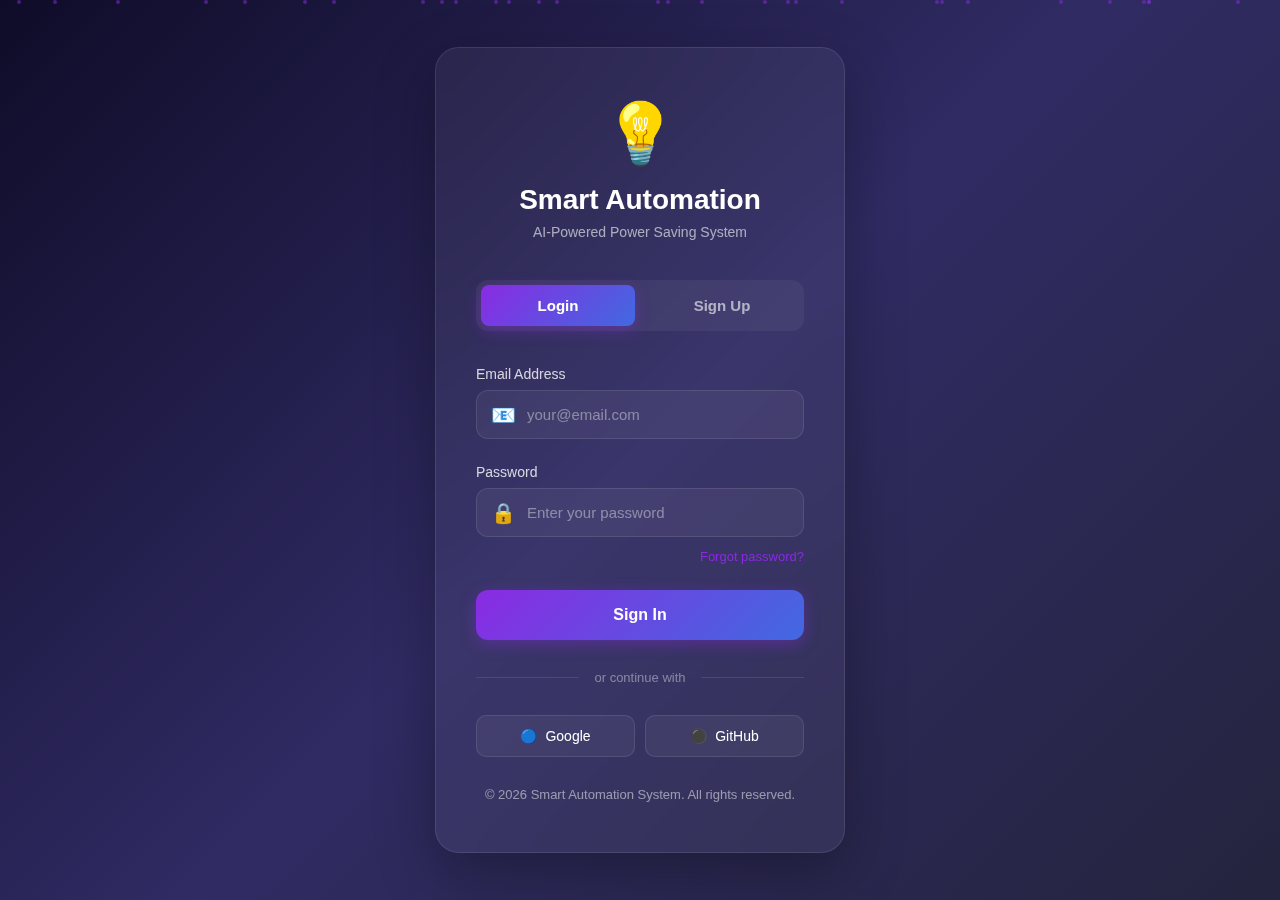
<file: login.html>
<!DOCTYPE html>
<html lang="en">
<head>
    <meta charset="UTF-8">
    <meta name="viewport" content="width=device-width, initial-scale=1.0">
    <title>Smart Power Automation - Login</title>
    <style>
        * {
            margin: 0;
            padding: 0;
            box-sizing: border-box;
        }

        body {
            font-family: 'Inter', -apple-system, BlinkMacSystemFont, 'Segoe UI', Roboto, sans-serif;
            background: linear-gradient(135deg, #0f0c29 0%, #302b63 50%, #24243e 100%);
            min-height: 100vh;
            display: flex;
            justify-content: center;
            align-items: center;
            position: relative;
            overflow: hidden;
        }

        /* Animated background particles */
        .particles {
            position: absolute;
            width: 100%;
            height: 100%;
            overflow: hidden;
            z-index: 0;
        }

        .particle {
            position: absolute;
            width: 4px;
            height: 4px;
            background: rgba(138, 43, 226, 0.5);
            border-radius: 50%;
            animation: float 15s infinite;
        }

        @keyframes float {
            0%, 100% { transform: translateY(0) translateX(0); opacity: 0; }
            10% { opacity: 1; }
            90% { opacity: 1; }
            100% { transform: translateY(-100vh) translateX(100px); opacity: 0; }
        }

        /* Container */
        .auth-container {
            position: relative;
            z-index: 1;
            width: 100%;
            max-width: 450px;
            padding: 20px;
        }

        .auth-card {
            background: rgba(255, 255, 255, 0.05);
            backdrop-filter: blur(20px);
            border-radius: 24px;
            padding: 50px 40px;
            border: 1px solid rgba(255, 255, 255, 0.1);
            box-shadow: 0 20px 60px rgba(0, 0, 0, 0.3);
            animation: slideUp 0.6s ease-out;
        }

        @keyframes slideUp {
            from {
                opacity: 0;
                transform: translateY(30px);
            }
            to {
                opacity: 1;
                transform: translateY(0);
            }
        }

        .logo {
            text-align: center;
            margin-bottom: 40px;
        }

        .logo-icon {
            font-size: 60px;
            margin-bottom: 15px;
            animation: pulse 2s ease-in-out infinite;
        }

        @keyframes pulse {
            0%, 100% { transform: scale(1); }
            50% { transform: scale(1.1); }
        }

        .logo h1 {
            color: #fff;
            font-size: 28px;
            font-weight: 700;
            margin-bottom: 8px;
        }

        .logo p {
            color: rgba(255, 255, 255, 0.6);
            font-size: 14px;
        }

        .tab-switcher {
            display: flex;
            gap: 10px;
            margin-bottom: 35px;
            background: rgba(255, 255, 255, 0.05);
            padding: 5px;
            border-radius: 12px;
        }

        .tab-button {
            flex: 1;
            padding: 12px;
            border: none;
            background: transparent;
            color: rgba(255, 255, 255, 0.6);
            font-size: 15px;
            font-weight: 600;
            cursor: pointer;
            border-radius: 8px;
            transition: all 0.3s ease;
        }

        .tab-button.active {
            background: linear-gradient(135deg, #8a2be2, #4169e1);
            color: #fff;
            box-shadow: 0 4px 15px rgba(138, 43, 226, 0.4);
        }

        .tab-button:hover:not(.active) {
            background: rgba(255, 255, 255, 0.05);
            color: rgba(255, 255, 255, 0.9);
        }

        .auth-form {
            display: none;
        }

        .auth-form.active {
            display: block;
            animation: fadeIn 0.4s ease-out;
        }

        @keyframes fadeIn {
            from { opacity: 0; transform: translateX(-10px); }
            to { opacity: 1; transform: translateX(0); }
        }

        .form-group {
            margin-bottom: 25px;
        }

        .form-group label {
            display: block;
            color: rgba(255, 255, 255, 0.8);
            font-size: 14px;
            font-weight: 500;
            margin-bottom: 8px;
        }

        .input-wrapper {
            position: relative;
        }

        .input-icon {
            position: absolute;
            left: 15px;
            top: 50%;
            transform: translateY(-50%);
            font-size: 20px;
        }

        .form-group input {
            width: 100%;
            padding: 15px 15px 15px 50px;
            background: rgba(255, 255, 255, 0.05);
            border: 1px solid rgba(255, 255, 255, 0.1);
            border-radius: 12px;
            color: #fff;
            font-size: 15px;
            transition: all 0.3s ease;
        }

        .form-group input:focus {
            outline: none;
            border-color: #8a2be2;
            background: rgba(255, 255, 255, 0.08);
            box-shadow: 0 0 0 3px rgba(138, 43, 226, 0.2);
        }

        .form-group input::placeholder {
            color: rgba(255, 255, 255, 0.4);
        }

        .forgot-password {
            text-align: right;
            margin-top: -15px;
            margin-bottom: 25px;
        }

        .forgot-password a {
            color: #8a2be2;
            text-decoration: none;
            font-size: 13px;
            font-weight: 500;
            transition: color 0.3s ease;
        }

        .forgot-password a:hover {
            color: #9d4edd;
        }

        .submit-btn {
            width: 100%;
            padding: 16px;
            background: linear-gradient(135deg, #8a2be2, #4169e1);
            border: none;
            border-radius: 12px;
            color: #fff;
            font-size: 16px;
            font-weight: 600;
            cursor: pointer;
            transition: all 0.3s ease;
            box-shadow: 0 4px 15px rgba(138, 43, 226, 0.4);
        }

        .submit-btn:hover {
            transform: translateY(-2px);
            box-shadow: 0 6px 20px rgba(138, 43, 226, 0.6);
        }

        .submit-btn:active {
            transform: translateY(0);
        }

        .divider {
            display: flex;
            align-items: center;
            margin: 30px 0;
            color: rgba(255, 255, 255, 0.4);
            font-size: 13px;
        }

        .divider::before,
        .divider::after {
            content: '';
            flex: 1;
            height: 1px;
            background: rgba(255, 255, 255, 0.1);
        }

        .divider span {
            padding: 0 15px;
        }

        .social-login {
            display: grid;
            grid-template-columns: 1fr 1fr;
            gap: 10px;
        }

        .social-btn {
            padding: 12px;
            background: rgba(255, 255, 255, 0.05);
            border: 1px solid rgba(255, 255, 255, 0.1);
            border-radius: 10px;
            color: #fff;
            font-size: 14px;
            cursor: pointer;
            transition: all 0.3s ease;
            display: flex;
            align-items: center;
            justify-content: center;
            gap: 8px;
        }

        .social-btn:hover {
            background: rgba(255, 255, 255, 0.1);
            transform: translateY(-2px);
        }

        .alert {
            padding: 12px 15px;
            border-radius: 10px;
            margin-bottom: 20px;
            font-size: 14px;
            display: none;
        }

        .alert.error {
            background: rgba(220, 38, 38, 0.2);
            border: 1px solid rgba(220, 38, 38, 0.5);
            color: #fca5a5;
        }

        .alert.success {
            background: rgba(34, 197, 94, 0.2);
            border: 1px solid rgba(34, 197, 94, 0.5);
            color: #86efac;
        }

        .footer-text {
            text-align: center;
            margin-top: 30px;
            color: rgba(255, 255, 255, 0.5);
            font-size: 13px;
        }

        /* Loading spinner */
        .spinner {
            display: none;
            margin: 0 auto;
            width: 20px;
            height: 20px;
            border: 3px solid rgba(255, 255, 255, 0.3);
            border-top-color: #fff;
            border-radius: 50%;
            animation: spin 0.8s linear infinite;
        }

        @keyframes spin {
            to { transform: rotate(360deg); }
        }

        .submit-btn.loading .btn-text {
            display: none;
        }

        .submit-btn.loading .spinner {
            display: block;
        }

        /* Responsive */
        @media (max-width: 600px) {
            .auth-card {
                padding: 40px 30px;
            }

            .logo h1 {
                font-size: 24px;
            }
        }
    </style>
</head>
<body>
    <!-- Animated background particles -->
    <div class="particles" id="particles"></div>

    <div class="auth-container">
        <div class="auth-card">
            <div class="logo">
                <div class="logo-icon">💡</div>
                <h1>Smart Automation</h1>
                <p>AI-Powered Power Saving System</p>
            </div>

            <div class="tab-switcher">
                <button class="tab-button active" onclick="switchTab('login')">Login</button>
                <button class="tab-button" onclick="switchTab('signup')">Sign Up</button>
            </div>

            <div id="alert" class="alert"></div>

            <!-- Login Form -->
            <form id="loginForm" class="auth-form active" onsubmit="handleLogin(event)">
                <div class="form-group">
                    <label for="login-email">Email Address</label>
                    <div class="input-wrapper">
                        <span class="input-icon">📧</span>
                        <input type="email" id="login-email" placeholder="your@email.com" required>
                    </div>
                </div>

                <div class="form-group">
                    <label for="login-password">Password</label>
                    <div class="input-wrapper">
                        <span class="input-icon">🔒</span>
                        <input type="password" id="login-password" placeholder="Enter your password" required>
                    </div>
                </div>

                <div class="forgot-password">
                    <a href="#" onclick="alert('Password recovery coming soon!'); return false;">Forgot password?</a>
                </div>

                <button type="submit" class="submit-btn">
                    <span class="btn-text">Sign In</span>
                    <div class="spinner"></div>
                </button>

                <div class="divider">
                    <span>or continue with</span>
                </div>

                <div class="social-login">
                    <button type="button" class="social-btn" onclick="alert('Google login coming soon!')">
                        <span>🔵</span> Google
                    </button>
                    <button type="button" class="social-btn" onclick="alert('GitHub login coming soon!')">
                        <span>⚫</span> GitHub
                    </button>
                </div>
            </form>

            <!-- Signup Form -->
            <form id="signupForm" class="auth-form" onsubmit="handleSignup(event)">
                <div class="form-group">
                    <label for="signup-name">Full Name</label>
                    <div class="input-wrapper">
                        <span class="input-icon">👤</span>
                        <input type="text" id="signup-name" placeholder="John Doe" required>
                    </div>
                </div>

                <div class="form-group">
                    <label for="signup-email">Email Address</label>
                    <div class="input-wrapper">
                        <span class="input-icon">📧</span>
                        <input type="email" id="signup-email" placeholder="your@email.com" required>
                    </div>
                </div>

                <div class="form-group">
                    <label for="signup-password">Password</label>
                    <div class="input-wrapper">
                        <span class="input-icon">🔒</span>
                        <input type="password" id="signup-password" placeholder="Create a strong password" required minlength="6">
                    </div>
                </div>

                <div class="form-group">
                    <label for="signup-confirm-password">Confirm Password</label>
                    <div class="input-wrapper">
                        <span class="input-icon">🔑</span>
                        <input type="password" id="signup-confirm-password" placeholder="Confirm your password" required>
                    </div>
                </div>

                <button type="submit" class="submit-btn">
                    <span class="btn-text">Create Account</span>
                    <div class="spinner"></div>
                </button>

                <div class="divider">
                    <span>or continue with</span>
                </div>

                <div class="social-login">
                    <button type="button" class="social-btn" onclick="alert('Google signup coming soon!')">
                        <span>🔵</span> Google
                    </button>
                    <button type="button" class="social-btn" onclick="alert('GitHub signup coming soon!')">
                        <span>⚫</span> GitHub
                    </button>
                </div>
            </form>

            <div class="footer-text">
                © 2026 Smart Automation System. All rights reserved.
            </div>
        </div>
    </div>

    <script>
        // Create animated particles
        function createParticles() {
            const particlesContainer = document.getElementById('particles');
            for (let i = 0; i < 30; i++) {
                const particle = document.createElement('div');
                particle.className = 'particle';
                particle.style.left = Math.random() * 100 + '%';
                particle.style.animationDelay = Math.random() * 15 + 's';
                particle.style.animationDuration = (Math.random() * 10 + 10) + 's';
                particlesContainer.appendChild(particle);
            }
        }
        createParticles();

        // Switch between login and signup tabs
        function switchTab(tab) {
            const loginForm = document.getElementById('loginForm');
            const signupForm = document.getElementById('signupForm');
            const tabButtons = document.querySelectorAll('.tab-button');

            hideAlert();

            if (tab === 'login') {
                loginForm.classList.add('active');
                signupForm.classList.remove('active');
                tabButtons[0].classList.add('active');
                tabButtons[1].classList.remove('active');
            } else {
                loginForm.classList.remove('active');
                signupForm.classList.add('active');
                tabButtons[0].classList.remove('active');
                tabButtons[1].classList.add('active');
            }
        }

        // Show alert message
        function showAlert(message, type) {
            const alert = document.getElementById('alert');
            alert.textContent = message;
            alert.className = `alert ${type}`;
            alert.style.display = 'block';

            setTimeout(() => {
                hideAlert();
            }, 5000);
        }

        function hideAlert() {
            const alert = document.getElementById('alert');
            alert.style.display = 'none';
        }

        // Handle login
        async function handleLogin(event) {
            event.preventDefault();
            
            const email = document.getElementById('login-email').value;
            const password = document.getElementById('login-password').value;
            const submitBtn = event.target.querySelector('.submit-btn');

            submitBtn.classList.add('loading');

            try {
                const response = await fetch('/api/login', {
                    method: 'POST',
                    headers: {
                        'Content-Type': 'application/json',
                    },
                    body: JSON.stringify({ email, password })
                });

                const data = await response.json();

                if (response.ok) {
                    showAlert('Login successful! Redirecting...', 'success');
                    setTimeout(() => {
                        window.location.href = '/';
                    }, 1000);
                } else {
                    showAlert(data.error || 'Login failed. Please try again.', 'error');
                }
            } catch (error) {
                showAlert('Network error. Please check your connection.', 'error');
            } finally {
                submitBtn.classList.remove('loading');
            }
        }

        // Handle signup
        async function handleSignup(event) {
            event.preventDefault();

            const name = document.getElementById('signup-name').value;
            const email = document.getElementById('signup-email').value;
            const password = document.getElementById('signup-password').value;
            const confirmPassword = document.getElementById('signup-confirm-password').value;
            const submitBtn = event.target.querySelector('.submit-btn');

            // Validate passwords match
            if (password !== confirmPassword) {
                showAlert('Passwords do not match!', 'error');
                return;
            }

            // Validate password strength
            if (password.length < 6) {
                showAlert('Password must be at least 6 characters long!', 'error');
                return;
            }

            submitBtn.classList.add('loading');

            try {
                const response = await fetch('/api/signup', {
                    method: 'POST',
                    headers: {
                        'Content-Type': 'application/json',
                    },
                    body: JSON.stringify({ name, email, password })
                });

                const data = await response.json();

                if (response.ok) {
                    showAlert('Account created successfully! Please login.', 'success');
                    setTimeout(() => {
                        switchTab('login');
                        document.getElementById('login-email').value = email;
                    }, 1500);
                } else {
                    showAlert(data.error || 'Signup failed. Please try again.', 'error');
                }
            } catch (error) {
                showAlert('Network error. Please check your connection.', 'error');
            } finally {
                submitBtn.classList.remove('loading');
            }
        }
    </script>
</body>
</html>
</file>
